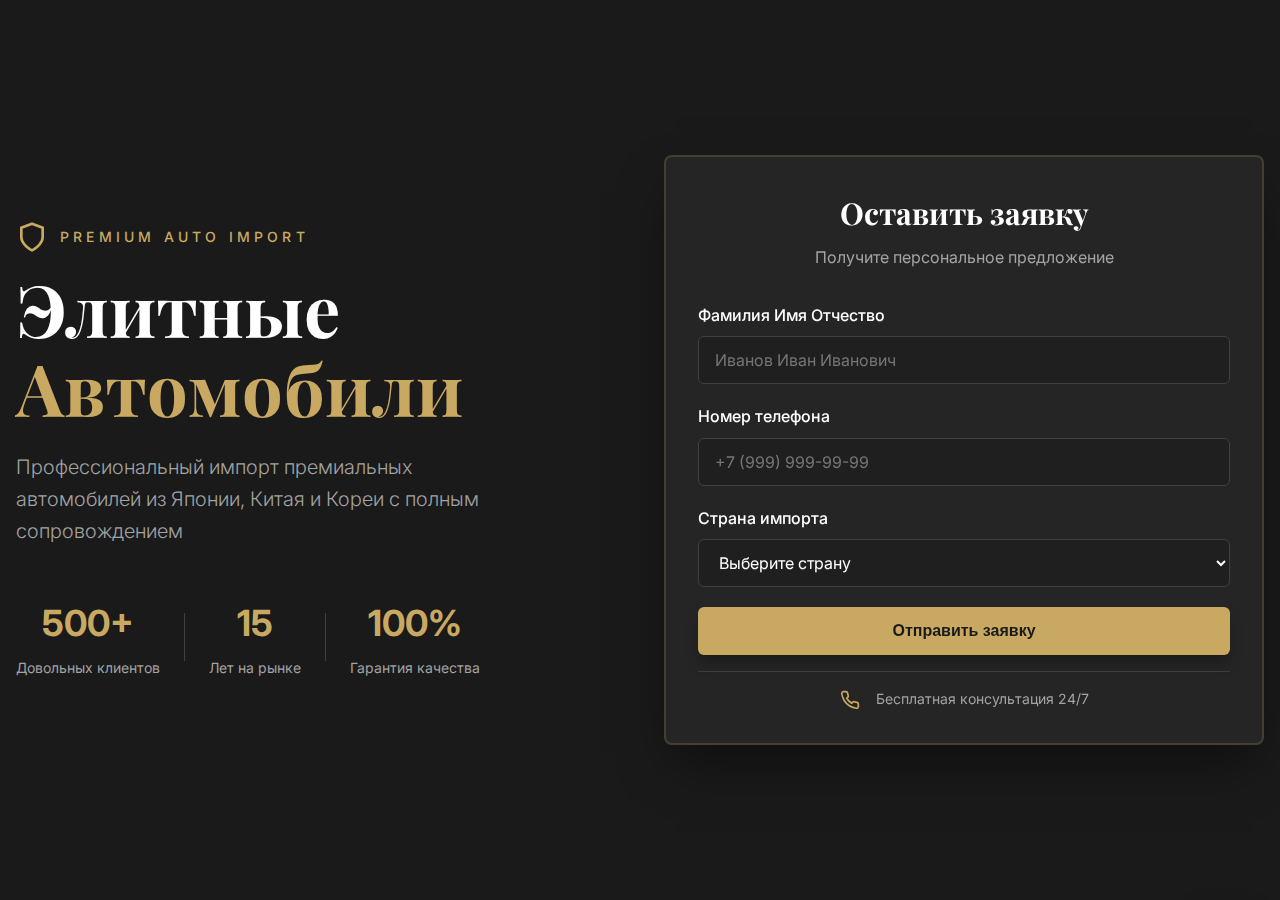
<file: landing.html>
<!DOCTYPE html>
<html lang="ru">
<head>
    <meta charset="UTF-8">
    <meta name="viewport" content="width=device-width, initial-scale=1.0">
    <title>Элитные Автомобили - Импорт из Японии, Китая, Кореи</title>
    <link rel="preconnect" href="https://fonts.googleapis.com">
    <link rel="preconnect" href="https://fonts.gstatic.com" crossorigin>
    <link href="https://fonts.googleapis.com/css2?family=Playfair+Display:wght@400;700&family=Inter:wght@300;400;600;700&display=swap" rel="stylesheet">
    <link rel="stylesheet" href="styles.css">
</head>
<body>
    <div class="hero">
        <div class="container">
            <div class="hero-grid">
                <div class="hero-content">
                    <div class="hero-badge">
                        <svg width="32" height="32" viewBox="0 0 24 24" fill="none" stroke="currentColor" stroke-width="2">
                            <path d="M12 22s8-4 8-10V5l-8-3-8 3v7c0 6 8 10 8 10z"></path>
                        </svg>
                        <span>PREMIUM AUTO IMPORT</span>
                    </div>
                    <h1 class="hero-title">
                        Элитные<br>
                        <span class="hero-title-accent">Автомобили</span>
                    </h1>
                    <p class="hero-description">
                        Профессиональный импорт премиальных автомобилей из Японии, Китая и Кореи с полным сопровождением
                    </p>
                    
                    <div class="stats">
                        <div class="stat-item">
                            <div class="stat-number">500+</div>
                            <div class="stat-label">Довольных клиентов</div>
                        </div>
                        <div class="stat-divider"></div>
                        <div class="stat-item">
                            <div class="stat-number">15</div>
                            <div class="stat-label">Лет на рынке</div>
                        </div>
                        <div class="stat-divider"></div>
                        <div class="stat-item">
                            <div class="stat-number">100%</div>
                            <div class="stat-label">Гарантия качества</div>
                        </div>
                    </div>
                </div>

                <div class="form-card">
                    <div class="form-header">
                        <h2>Оставить заявку</h2>
                        <p>Получите персональное предложение</p>
                    </div>

                    <form id="orderForm" class="order-form">
                        <div class="form-group">
                            <label for="fullName">Фамилия Имя Отчество</label>
                            <input 
                                type="text" 
                                id="fullName" 
                                name="fullName" 
                                placeholder="Иванов Иван Иванович"
                                required
                            >
                        </div>

                        <div class="form-group">
                            <label for="phone">Номер телефона</label>
                            <input 
                                type="tel" 
                                id="phone" 
                                name="phone" 
                                placeholder="+7 (999) 999-99-99"
                                required
                            >
                        </div>

                        <div class="form-group">
                            <label for="country">Страна импорта</label>
                            <select id="country" name="country" required>
                                <option value="">Выберите страну</option>
                                <option value="japan">🇯🇵 Япония</option>
                                <option value="china">🇨🇳 Китай</option>
                                <option value="korea">🇰🇷 Корея</option>
                            </select>
                        </div>

                        <button type="submit" class="submit-btn">
                            Отправить заявку
                        </button>
                    </form>

                    <div class="form-footer">
                        <svg width="20" height="20" viewBox="0 0 24 24" fill="none" stroke="currentColor" stroke-width="2">
                            <path d="M22 16.92v3a2 2 0 0 1-2.18 2 19.79 19.79 0 0 1-8.63-3.07 19.5 19.5 0 0 1-6-6 19.79 19.79 0 0 1-3.07-8.67A2 2 0 0 1 4.11 2h3a2 2 0 0 1 2 1.72 12.84 12.84 0 0 0 .7 2.81 2 2 0 0 1-.45 2.11L8.09 9.91a16 16 0 0 0 6 6l1.27-1.27a2 2 0 0 1 2.11-.45 12.84 12.84 0 0 0 2.81.7A2 2 0 0 1 22 16.92z"></path>
                        </svg>
                        <span>Бесплатная консультация 24/7</span>
                    </div>
                </div>
            </div>
        </div>
    </div>

    <div id="toast" class="toast">
        <div class="toast-content">
            <div class="toast-title" id="toastTitle"></div>
            <div class="toast-description" id="toastDescription"></div>
        </div>
    </div>

    <script src="script.js"></script>
</body>
</html>
</file>
<file: styles.css>
* {
  margin: 0;
  padding: 0;
  box-sizing: border-box;
}

:root {
  --color-primary: #c9a961;
  --color-background: #1a1a1a;
  --color-card: #262626;
  --color-border: #404040;
  --color-text: #ffffff;
  --color-text-muted: #a3a3a3;
  --font-heading: "Playfair Display", serif;
  --font-body: "Inter", sans-serif;
}

body {
  font-family: var(--font-body);
  background-color: var(--color-background);
  color: var(--color-text);
  line-height: 1.6;
}

.hero {
  min-height: 100vh;
  background-image:
    linear-gradient(rgba(26, 26, 26, 0.7), rgba(26, 26, 26, 0.85)),
    url("https://cdn.poehali.dev/projects/955da5ba-5229-42de-b1fe-f3bfda23ebc4/files/e1b5f5d7-d121-4285-a03c-dff3f442665b.jpg");
  background-size: cover;
  background-position: center;
  background-repeat: no-repeat;
  display: flex;
  align-items: center;
  padding: 2rem 1rem;
}

.container {
  max-width: 1280px;
  margin: 0 auto;
  width: 100%;
}

.hero-grid {
  display: grid;
  gap: 3rem;
  align-items: center;
}

@media (min-width: 1024px) {
  .hero-grid {
    grid-template-columns: 1fr 1fr;
    gap: 3rem;
  }
}

.hero-content {
  animation: fadeIn 0.8s ease-out;
}

.hero-badge {
  display: flex;
  align-items: center;
  gap: 0.75rem;
  color: var(--color-primary);
  margin-bottom: 1rem;
}

.hero-badge svg {
  flex-shrink: 0;
}

.hero-badge span {
  font-size: 0.875rem;
  font-weight: 500;
  letter-spacing: 0.3em;
  text-transform: uppercase;
}

.hero-title {
  font-family: var(--font-heading);
  font-size: 3.5rem;
  font-weight: 700;
  line-height: 1.1;
  margin-bottom: 1.5rem;
}

@media (min-width: 1024px) {
  .hero-title {
    font-size: 4.5rem;
  }
}

.hero-title-accent {
  display: block;
  color: var(--color-primary);
}

.hero-description {
  font-size: 1.25rem;
  color: var(--color-text-muted);
  font-weight: 300;
  max-width: 32rem;
  margin-bottom: 2rem;
}

.stats {
  display: flex;
  gap: 1.5rem;
  align-items: center;
  padding-top: 1rem;
}

.stat-item {
  text-align: center;
}

.stat-number {
  font-size: 2.25rem;
  font-weight: 700;
  color: var(--color-primary);
}

.stat-label {
  font-size: 0.875rem;
  color: var(--color-text-muted);
  margin-top: 0.25rem;
}

.stat-divider {
  width: 1px;
  height: 3rem;
  background-color: var(--color-border);
}

.form-card {
  background: rgba(38, 38, 38, 0.95);
  backdrop-filter: blur(10px);
  padding: 2rem;
  border-radius: 0.5rem;
  border: 2px solid rgba(201, 169, 97, 0.2);
  box-shadow: 0 25px 50px -12px rgba(0, 0, 0, 0.5);
  animation: fadeIn 0.8s ease-out;
}

.form-header {
  text-align: center;
  margin-bottom: 2rem;
}

.form-header h2 {
  font-family: var(--font-heading);
  font-size: 1.875rem;
  font-weight: 700;
  margin-bottom: 0.5rem;
}

.form-header p {
  color: var(--color-text-muted);
}

.order-form {
  display: flex;
  flex-direction: column;
  gap: 1.25rem;
}

.form-group {
  display: flex;
  flex-direction: column;
  gap: 0.5rem;
}

.form-group label {
  font-size: 1rem;
  font-weight: 500;
}

.form-group input,
.form-group select {
  height: 3rem;
  padding: 0 1rem;
  background: rgba(26, 26, 26, 0.5);
  border: 1px solid var(--color-border);
  border-radius: 0.375rem;
  color: var(--color-text);
  font-size: 1rem;
  font-family: var(--font-body);
  transition:
    border-color 0.2s,
    box-shadow 0.2s;
}

.form-group input:focus,
.form-group select:focus {
  outline: none;
  border-color: var(--color-primary);
  box-shadow: 0 0 0 3px rgba(201, 169, 97, 0.1);
}

.form-group select {
  cursor: pointer;
}

.submit-btn {
  width: 100%;
  height: 3rem;
  background: var(--color-primary);
  color: var(--color-background);
  font-size: 1rem;
  font-weight: 600;
  border: none;
  border-radius: 0.375rem;
  cursor: pointer;
  transition:
    transform 0.2s,
    background-color 0.2s;
  box-shadow: 0 10px 15px -3px rgba(0, 0, 0, 0.3);
}

.submit-btn:hover {
  background: #b89850;
  transform: scale(1.02);
}

.submit-btn:active {
  transform: scale(0.98);
}

.form-footer {
  display: flex;
  align-items: center;
  justify-content: center;
  gap: 1rem;
  padding-top: 1rem;
  margin-top: 1rem;
  border-top: 1px solid var(--color-border);
}

.form-footer svg {
  color: var(--color-primary);
}

.form-footer span {
  font-size: 0.875rem;
  color: var(--color-text-muted);
}

.toast {
  position: fixed;
  bottom: 2rem;
  right: 2rem;
  background: var(--color-card);
  border: 1px solid var(--color-border);
  border-radius: 0.5rem;
  padding: 1rem 1.5rem;
  box-shadow: 0 10px 25px rgba(0, 0, 0, 0.5);
  z-index: 1000;
  transform: translateY(200%);
  transition: transform 0.3s ease-out;
}

.toast.show {
  transform: translateY(0);
}

.toast.success {
  border-left: 4px solid #22c55e;
}

.toast.error {
  border-left: 4px solid #ef4444;
}

.toast-title {
  font-weight: 600;
  margin-bottom: 0.25rem;
}

.toast-description {
  font-size: 0.875rem;
  color: var(--color-text-muted);
}

@keyframes fadeIn {
  from {
    opacity: 0;
    transform: translateY(20px);
  }
  to {
    opacity: 1;
    transform: translateY(0);
  }
}

@media (max-width: 768px) {
  .hero-title {
    font-size: 2.5rem;
  }

  .stats {
    flex-wrap: wrap;
  }

  .toast {
    right: 1rem;
    left: 1rem;
    bottom: 1rem;
  }
}
</file>
